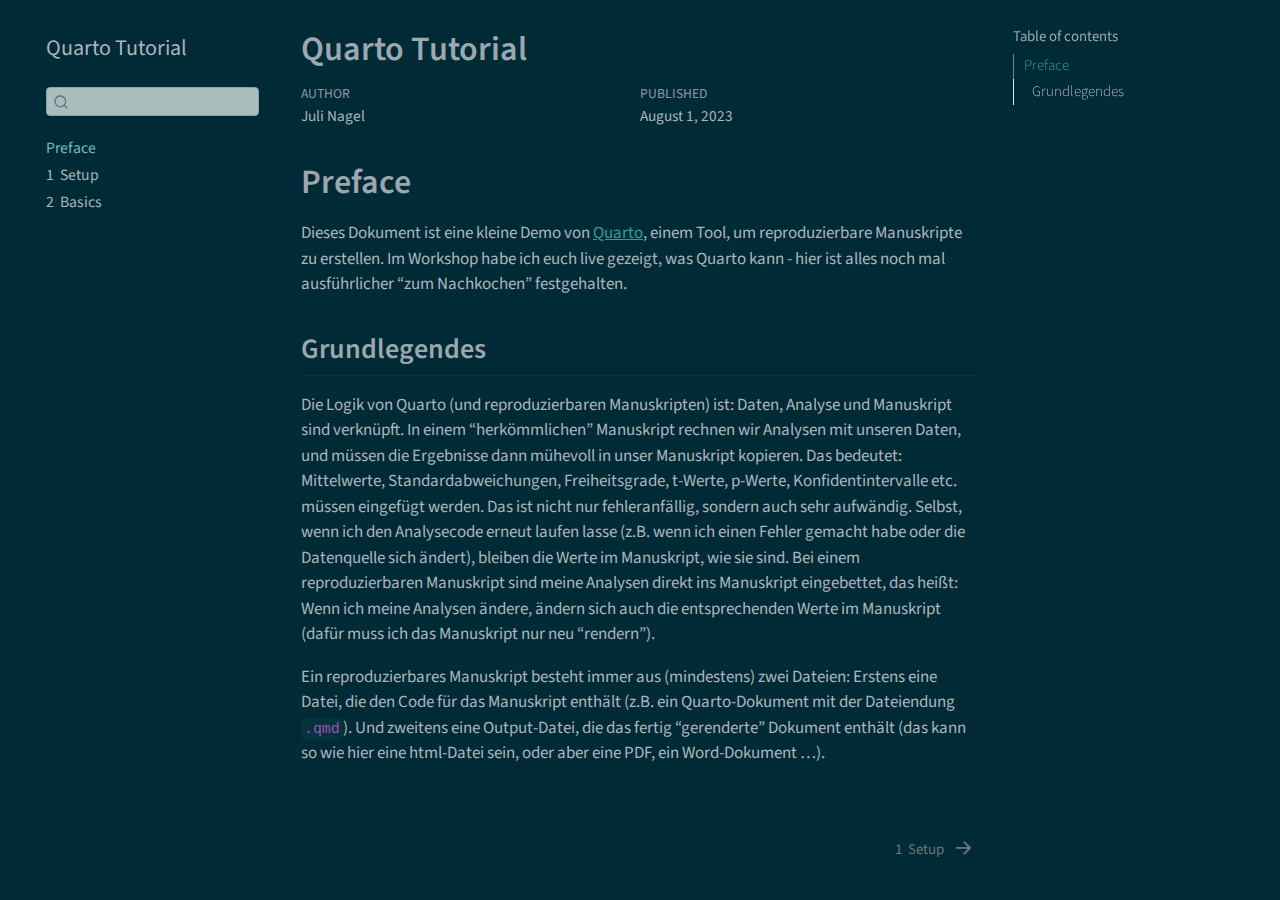
<file: _book/index.html>
<!DOCTYPE html>
<html xmlns="http://www.w3.org/1999/xhtml" lang="en" xml:lang="en"><head>

<meta charset="utf-8">
<meta name="generator" content="quarto-1.3.433">

<meta name="viewport" content="width=device-width, initial-scale=1.0, user-scalable=yes">

<meta name="author" content="Juli Nagel">
<meta name="dcterms.date" content="2023-08-01">

<title>Quarto Tutorial</title>
<style>
code{white-space: pre-wrap;}
span.smallcaps{font-variant: small-caps;}
div.columns{display: flex; gap: min(4vw, 1.5em);}
div.column{flex: auto; overflow-x: auto;}
div.hanging-indent{margin-left: 1.5em; text-indent: -1.5em;}
ul.task-list{list-style: none;}
ul.task-list li input[type="checkbox"] {
  width: 0.8em;
  margin: 0 0.8em 0.2em -1em; /* quarto-specific, see https://github.com/quarto-dev/quarto-cli/issues/4556 */ 
  vertical-align: middle;
}
</style>


<script src="site_libs/quarto-nav/quarto-nav.js"></script>
<script src="site_libs/quarto-nav/headroom.min.js"></script>
<script src="site_libs/clipboard/clipboard.min.js"></script>
<script src="site_libs/quarto-search/autocomplete.umd.js"></script>
<script src="site_libs/quarto-search/fuse.min.js"></script>
<script src="site_libs/quarto-search/quarto-search.js"></script>
<meta name="quarto:offset" content="./">
<link href="./01_quarto_setup.html" rel="next">
<script src="site_libs/quarto-html/quarto.js"></script>
<script src="site_libs/quarto-html/popper.min.js"></script>
<script src="site_libs/quarto-html/tippy.umd.min.js"></script>
<script src="site_libs/quarto-html/anchor.min.js"></script>
<link href="site_libs/quarto-html/tippy.css" rel="stylesheet">
<link href="site_libs/quarto-html/quarto-syntax-highlighting-dark.css" rel="stylesheet" id="quarto-text-highlighting-styles">
<script src="site_libs/bootstrap/bootstrap.min.js"></script>
<link href="site_libs/bootstrap/bootstrap-icons.css" rel="stylesheet">
<link href="site_libs/bootstrap/bootstrap.min.css" rel="stylesheet" id="quarto-bootstrap" data-mode="dark">
<script id="quarto-search-options" type="application/json">{
  "location": "sidebar",
  "copy-button": false,
  "collapse-after": 3,
  "panel-placement": "start",
  "type": "textbox",
  "limit": 20,
  "language": {
    "search-no-results-text": "No results",
    "search-matching-documents-text": "matching documents",
    "search-copy-link-title": "Copy link to search",
    "search-hide-matches-text": "Hide additional matches",
    "search-more-match-text": "more match in this document",
    "search-more-matches-text": "more matches in this document",
    "search-clear-button-title": "Clear",
    "search-detached-cancel-button-title": "Cancel",
    "search-submit-button-title": "Submit",
    "search-label": "Search"
  }
}</script>


</head>

<body class="nav-sidebar floating">

<div id="quarto-search-results"></div>
  <header id="quarto-header" class="headroom fixed-top">
  <nav class="quarto-secondary-nav">
    <div class="container-fluid d-flex">
      <button type="button" class="quarto-btn-toggle btn" data-bs-toggle="collapse" data-bs-target="#quarto-sidebar,#quarto-sidebar-glass" aria-controls="quarto-sidebar" aria-expanded="false" aria-label="Toggle sidebar navigation" onclick="if (window.quartoToggleHeadroom) { window.quartoToggleHeadroom(); }">
        <i class="bi bi-layout-text-sidebar-reverse"></i>
      </button>
      <nav class="quarto-page-breadcrumbs" aria-label="breadcrumb"><ol class="breadcrumb"><li class="breadcrumb-item"><a href="./index.html">Preface</a></li></ol></nav>
      <a class="flex-grow-1" role="button" data-bs-toggle="collapse" data-bs-target="#quarto-sidebar,#quarto-sidebar-glass" aria-controls="quarto-sidebar" aria-expanded="false" aria-label="Toggle sidebar navigation" onclick="if (window.quartoToggleHeadroom) { window.quartoToggleHeadroom(); }">      
      </a>
      <button type="button" class="btn quarto-search-button" aria-label="" onclick="window.quartoOpenSearch();">
        <i class="bi bi-search"></i>
      </button>
    </div>
  </nav>
</header>
<!-- content -->
<div id="quarto-content" class="quarto-container page-columns page-rows-contents page-layout-article">
<!-- sidebar -->
  <nav id="quarto-sidebar" class="sidebar collapse collapse-horizontal sidebar-navigation floating overflow-auto">
    <div class="pt-lg-2 mt-2 text-left sidebar-header">
    <div class="sidebar-title mb-0 py-0">
      <a href="./">Quarto Tutorial</a> 
    </div>
      </div>
        <div class="mt-2 flex-shrink-0 align-items-center">
        <div class="sidebar-search">
        <div id="quarto-search" class="" title="Search"></div>
        </div>
        </div>
    <div class="sidebar-menu-container"> 
    <ul class="list-unstyled mt-1">
        <li class="sidebar-item">
  <div class="sidebar-item-container"> 
  <a href="./index.html" class="sidebar-item-text sidebar-link active">
 <span class="menu-text">Preface</span></a>
  </div>
</li>
        <li class="sidebar-item">
  <div class="sidebar-item-container"> 
  <a href="./01_quarto_setup.html" class="sidebar-item-text sidebar-link">
 <span class="menu-text"><span class="chapter-number">1</span>&nbsp; <span class="chapter-title">Setup</span></span></a>
  </div>
</li>
        <li class="sidebar-item">
  <div class="sidebar-item-container"> 
  <a href="./02_basics.html" class="sidebar-item-text sidebar-link">
 <span class="menu-text"><span class="chapter-number">2</span>&nbsp; <span class="chapter-title">Basics</span></span></a>
  </div>
</li>
    </ul>
    </div>
</nav>
<div id="quarto-sidebar-glass" data-bs-toggle="collapse" data-bs-target="#quarto-sidebar,#quarto-sidebar-glass"></div>
<!-- margin-sidebar -->
    <div id="quarto-margin-sidebar" class="sidebar margin-sidebar">
        <nav id="TOC" role="doc-toc" class="toc-active">
    <h2 id="toc-title">Table of contents</h2>
   
  <ul>
  <li><a href="#preface" id="toc-preface" class="nav-link active" data-scroll-target="#preface">Preface</a>
  <ul class="collapse">
  <li><a href="#grundlegendes" id="toc-grundlegendes" class="nav-link" data-scroll-target="#grundlegendes">Grundlegendes</a></li>
  </ul></li>
  </ul>
</nav>
    </div>
<!-- main -->
<main class="content" id="quarto-document-content">

<header id="title-block-header" class="quarto-title-block default">
<div class="quarto-title">
<h1 class="title">Quarto Tutorial</h1>
</div>



<div class="quarto-title-meta">

    <div>
    <div class="quarto-title-meta-heading">Author</div>
    <div class="quarto-title-meta-contents">
             <p>Juli Nagel </p>
          </div>
  </div>
    
    <div>
    <div class="quarto-title-meta-heading">Published</div>
    <div class="quarto-title-meta-contents">
      <p class="date">August 1, 2023</p>
    </div>
  </div>
  
    
  </div>
  

</header>

<section id="preface" class="level1 unnumbered">
<h1 class="unnumbered">Preface</h1>
<p>Dieses Dokument ist eine kleine Demo von <a href="https://quarto.org/">Quarto</a>, einem Tool, um reproduzierbare Manuskripte zu erstellen. Im Workshop habe ich euch live gezeigt, was Quarto kann - hier ist alles noch mal ausführlicher “zum Nachkochen” festgehalten.</p>
<section id="grundlegendes" class="level2">
<h2 class="anchored" data-anchor-id="grundlegendes">Grundlegendes</h2>
<p>Die Logik von Quarto (und reproduzierbaren Manuskripten) ist: Daten, Analyse und Manuskript sind verknüpft. In einem “herkömmlichen” Manuskript rechnen wir Analysen mit unseren Daten, und müssen die Ergebnisse dann mühevoll in unser Manuskript kopieren. Das bedeutet: Mittelwerte, Standardabweichungen, Freiheitsgrade, t-Werte, p-Werte, Konfidentintervalle etc. müssen eingefügt werden. Das ist nicht nur fehleranfällig, sondern auch sehr aufwändig. Selbst, wenn ich den Analysecode erneut laufen lasse (z.B. wenn ich einen Fehler gemacht habe oder die Datenquelle sich ändert), bleiben die Werte im Manuskript, wie sie sind. Bei einem reproduzierbaren Manuskript sind meine Analysen direkt ins Manuskript eingebettet, das heißt: Wenn ich meine Analysen ändere, ändern sich auch die entsprechenden Werte im Manuskript (dafür muss ich das Manuskript nur neu “rendern”).</p>
<p>Ein reproduzierbares Manuskript besteht immer aus (mindestens) zwei Dateien: Erstens eine Datei, die den Code für das Manuskript enthält (z.B. ein Quarto-Dokument mit der Dateiendung <code>.qmd</code>). Und zweitens eine Output-Datei, die das fertig “gerenderte” Dokument enthält (das kann so wie hier eine html-Datei sein, oder aber eine PDF, ein Word-Dokument …).</p>


</section>
</section>

</main> <!-- /main -->
<script id="quarto-html-after-body" type="application/javascript">
window.document.addEventListener("DOMContentLoaded", function (event) {
  const toggleBodyColorMode = (bsSheetEl) => {
    const mode = bsSheetEl.getAttribute("data-mode");
    const bodyEl = window.document.querySelector("body");
    if (mode === "dark") {
      bodyEl.classList.add("quarto-dark");
      bodyEl.classList.remove("quarto-light");
    } else {
      bodyEl.classList.add("quarto-light");
      bodyEl.classList.remove("quarto-dark");
    }
  }
  const toggleBodyColorPrimary = () => {
    const bsSheetEl = window.document.querySelector("link#quarto-bootstrap");
    if (bsSheetEl) {
      toggleBodyColorMode(bsSheetEl);
    }
  }
  toggleBodyColorPrimary();  
  const icon = "";
  const anchorJS = new window.AnchorJS();
  anchorJS.options = {
    placement: 'right',
    icon: icon
  };
  anchorJS.add('.anchored');
  const isCodeAnnotation = (el) => {
    for (const clz of el.classList) {
      if (clz.startsWith('code-annotation-')) {                     
        return true;
      }
    }
    return false;
  }
  const clipboard = new window.ClipboardJS('.code-copy-button', {
    text: function(trigger) {
      const codeEl = trigger.previousElementSibling.cloneNode(true);
      for (const childEl of codeEl.children) {
        if (isCodeAnnotation(childEl)) {
          childEl.remove();
        }
      }
      return codeEl.innerText;
    }
  });
  clipboard.on('success', function(e) {
    // button target
    const button = e.trigger;
    // don't keep focus
    button.blur();
    // flash "checked"
    button.classList.add('code-copy-button-checked');
    var currentTitle = button.getAttribute("title");
    button.setAttribute("title", "Copied!");
    let tooltip;
    if (window.bootstrap) {
      button.setAttribute("data-bs-toggle", "tooltip");
      button.setAttribute("data-bs-placement", "left");
      button.setAttribute("data-bs-title", "Copied!");
      tooltip = new bootstrap.Tooltip(button, 
        { trigger: "manual", 
          customClass: "code-copy-button-tooltip",
          offset: [0, -8]});
      tooltip.show();    
    }
    setTimeout(function() {
      if (tooltip) {
        tooltip.hide();
        button.removeAttribute("data-bs-title");
        button.removeAttribute("data-bs-toggle");
        button.removeAttribute("data-bs-placement");
      }
      button.setAttribute("title", currentTitle);
      button.classList.remove('code-copy-button-checked');
    }, 1000);
    // clear code selection
    e.clearSelection();
  });
  function tippyHover(el, contentFn) {
    const config = {
      allowHTML: true,
      content: contentFn,
      maxWidth: 500,
      delay: 100,
      arrow: false,
      appendTo: function(el) {
          return el.parentElement;
      },
      interactive: true,
      interactiveBorder: 10,
      theme: 'quarto',
      placement: 'bottom-start'
    };
    window.tippy(el, config); 
  }
  const noterefs = window.document.querySelectorAll('a[role="doc-noteref"]');
  for (var i=0; i<noterefs.length; i++) {
    const ref = noterefs[i];
    tippyHover(ref, function() {
      // use id or data attribute instead here
      let href = ref.getAttribute('data-footnote-href') || ref.getAttribute('href');
      try { href = new URL(href).hash; } catch {}
      const id = href.replace(/^#\/?/, "");
      const note = window.document.getElementById(id);
      return note.innerHTML;
    });
  }
      let selectedAnnoteEl;
      const selectorForAnnotation = ( cell, annotation) => {
        let cellAttr = 'data-code-cell="' + cell + '"';
        let lineAttr = 'data-code-annotation="' +  annotation + '"';
        const selector = 'span[' + cellAttr + '][' + lineAttr + ']';
        return selector;
      }
      const selectCodeLines = (annoteEl) => {
        const doc = window.document;
        const targetCell = annoteEl.getAttribute("data-target-cell");
        const targetAnnotation = annoteEl.getAttribute("data-target-annotation");
        const annoteSpan = window.document.querySelector(selectorForAnnotation(targetCell, targetAnnotation));
        const lines = annoteSpan.getAttribute("data-code-lines").split(",");
        const lineIds = lines.map((line) => {
          return targetCell + "-" + line;
        })
        let top = null;
        let height = null;
        let parent = null;
        if (lineIds.length > 0) {
            //compute the position of the single el (top and bottom and make a div)
            const el = window.document.getElementById(lineIds[0]);
            top = el.offsetTop;
            height = el.offsetHeight;
            parent = el.parentElement.parentElement;
          if (lineIds.length > 1) {
            const lastEl = window.document.getElementById(lineIds[lineIds.length - 1]);
            const bottom = lastEl.offsetTop + lastEl.offsetHeight;
            height = bottom - top;
          }
          if (top !== null && height !== null && parent !== null) {
            // cook up a div (if necessary) and position it 
            let div = window.document.getElementById("code-annotation-line-highlight");
            if (div === null) {
              div = window.document.createElement("div");
              div.setAttribute("id", "code-annotation-line-highlight");
              div.style.position = 'absolute';
              parent.appendChild(div);
            }
            div.style.top = top - 2 + "px";
            div.style.height = height + 4 + "px";
            let gutterDiv = window.document.getElementById("code-annotation-line-highlight-gutter");
            if (gutterDiv === null) {
              gutterDiv = window.document.createElement("div");
              gutterDiv.setAttribute("id", "code-annotation-line-highlight-gutter");
              gutterDiv.style.position = 'absolute';
              const codeCell = window.document.getElementById(targetCell);
              const gutter = codeCell.querySelector('.code-annotation-gutter');
              gutter.appendChild(gutterDiv);
            }
            gutterDiv.style.top = top - 2 + "px";
            gutterDiv.style.height = height + 4 + "px";
          }
          selectedAnnoteEl = annoteEl;
        }
      };
      const unselectCodeLines = () => {
        const elementsIds = ["code-annotation-line-highlight", "code-annotation-line-highlight-gutter"];
        elementsIds.forEach((elId) => {
          const div = window.document.getElementById(elId);
          if (div) {
            div.remove();
          }
        });
        selectedAnnoteEl = undefined;
      };
      // Attach click handler to the DT
      const annoteDls = window.document.querySelectorAll('dt[data-target-cell]');
      for (const annoteDlNode of annoteDls) {
        annoteDlNode.addEventListener('click', (event) => {
          const clickedEl = event.target;
          if (clickedEl !== selectedAnnoteEl) {
            unselectCodeLines();
            const activeEl = window.document.querySelector('dt[data-target-cell].code-annotation-active');
            if (activeEl) {
              activeEl.classList.remove('code-annotation-active');
            }
            selectCodeLines(clickedEl);
            clickedEl.classList.add('code-annotation-active');
          } else {
            // Unselect the line
            unselectCodeLines();
            clickedEl.classList.remove('code-annotation-active');
          }
        });
      }
  const findCites = (el) => {
    const parentEl = el.parentElement;
    if (parentEl) {
      const cites = parentEl.dataset.cites;
      if (cites) {
        return {
          el,
          cites: cites.split(' ')
        };
      } else {
        return findCites(el.parentElement)
      }
    } else {
      return undefined;
    }
  };
  var bibliorefs = window.document.querySelectorAll('a[role="doc-biblioref"]');
  for (var i=0; i<bibliorefs.length; i++) {
    const ref = bibliorefs[i];
    const citeInfo = findCites(ref);
    if (citeInfo) {
      tippyHover(citeInfo.el, function() {
        var popup = window.document.createElement('div');
        citeInfo.cites.forEach(function(cite) {
          var citeDiv = window.document.createElement('div');
          citeDiv.classList.add('hanging-indent');
          citeDiv.classList.add('csl-entry');
          var biblioDiv = window.document.getElementById('ref-' + cite);
          if (biblioDiv) {
            citeDiv.innerHTML = biblioDiv.innerHTML;
          }
          popup.appendChild(citeDiv);
        });
        return popup.innerHTML;
      });
    }
  }
});
</script>
<nav class="page-navigation">
  <div class="nav-page nav-page-previous">
  </div>
  <div class="nav-page nav-page-next">
      <a href="./01_quarto_setup.html" class="pagination-link">
        <span class="nav-page-text"><span class="chapter-number">1</span>&nbsp; <span class="chapter-title">Setup</span></span> <i class="bi bi-arrow-right-short"></i>
      </a>
  </div>
</nav>
</div> <!-- /content -->



</body></html>
</file>
<file: _book/site_libs/quarto-html/tippy.css>
.tippy-box[data-animation=fade][data-state=hidden]{opacity:0}[data-tippy-root]{max-width:calc(100vw - 10px)}.tippy-box{position:relative;background-color:#333;color:#fff;border-radius:4px;font-size:14px;line-height:1.4;white-space:normal;outline:0;transition-property:transform,visibility,opacity}.tippy-box[data-placement^=top]>.tippy-arrow{bottom:0}.tippy-box[data-placement^=top]>.tippy-arrow:before{bottom:-7px;left:0;border-width:8px 8px 0;border-top-color:initial;transform-origin:center top}.tippy-box[data-placement^=bottom]>.tippy-arrow{top:0}.tippy-box[data-placement^=bottom]>.tippy-arrow:before{top:-7px;left:0;border-width:0 8px 8px;border-bottom-color:initial;transform-origin:center bottom}.tippy-box[data-placement^=left]>.tippy-arrow{right:0}.tippy-box[data-placement^=left]>.tippy-arrow:before{border-width:8px 0 8px 8px;border-left-color:initial;right:-7px;transform-origin:center left}.tippy-box[data-placement^=right]>.tippy-arrow{left:0}.tippy-box[data-placement^=right]>.tippy-arrow:before{left:-7px;border-width:8px 8px 8px 0;border-right-color:initial;transform-origin:center right}.tippy-box[data-inertia][data-state=visible]{transition-timing-function:cubic-bezier(.54,1.5,.38,1.11)}.tippy-arrow{width:16px;height:16px;color:#333}.tippy-arrow:before{content:"";position:absolute;border-color:transparent;border-style:solid}.tippy-content{position:relative;padding:5px 9px;z-index:1}
</file>
<file: _book/site_libs/quarto-html/quarto-syntax-highlighting-dark.css>
/* quarto syntax highlight colors */
:root {
  --quarto-hl-al-color: #f07178;
  --quarto-hl-an-color: #d4d0ab;
  --quarto-hl-at-color: #00e0e0;
  --quarto-hl-bn-color: #d4d0ab;
  --quarto-hl-bu-color: #abe338;
  --quarto-hl-ch-color: #abe338;
  --quarto-hl-co-color: #f8f8f2;
  --quarto-hl-cv-color: #ffd700;
  --quarto-hl-cn-color: #ffd700;
  --quarto-hl-cf-color: #ffa07a;
  --quarto-hl-dt-color: #ffa07a;
  --quarto-hl-dv-color: #d4d0ab;
  --quarto-hl-do-color: #f8f8f2;
  --quarto-hl-er-color: #f07178;
  --quarto-hl-ex-color: #00e0e0;
  --quarto-hl-fl-color: #d4d0ab;
  --quarto-hl-fu-color: #ffa07a;
  --quarto-hl-im-color: #abe338;
  --quarto-hl-in-color: #d4d0ab;
  --quarto-hl-kw-color: #ffa07a;
  --quarto-hl-op-color: #ffa07a;
  --quarto-hl-ot-color: #00e0e0;
  --quarto-hl-pp-color: #dcc6e0;
  --quarto-hl-re-color: #00e0e0;
  --quarto-hl-sc-color: #abe338;
  --quarto-hl-ss-color: #abe338;
  --quarto-hl-st-color: #abe338;
  --quarto-hl-va-color: #00e0e0;
  --quarto-hl-vs-color: #abe338;
  --quarto-hl-wa-color: #dcc6e0;
}

/* other quarto variables */
:root {
  --quarto-font-monospace: SFMono-Regular, Menlo, Monaco, Consolas, "Liberation Mono", "Courier New", monospace;
}

code span.al {
  background-color: #2a0f15;
  font-weight: bold;
  color: #f07178;
}

code span.an {
  color: #d4d0ab;
}

code span.at {
  color: #00e0e0;
}

code span.bn {
  color: #d4d0ab;
}

code span.bu {
  color: #abe338;
}

code span.ch {
  color: #abe338;
}

code span.co {
  font-style: italic;
  color: #f8f8f2;
}

code span.cv {
  color: #ffd700;
}

code span.cn {
  color: #ffd700;
}

code span.cf {
  font-weight: bold;
  color: #ffa07a;
}

code span.dt {
  color: #ffa07a;
}

code span.dv {
  color: #d4d0ab;
}

code span.do {
  color: #f8f8f2;
}

code span.er {
  color: #f07178;
  text-decoration: underline;
}

code span.ex {
  font-weight: bold;
  color: #00e0e0;
}

code span.fl {
  color: #d4d0ab;
}

code span.fu {
  color: #ffa07a;
}

code span.im {
  color: #abe338;
}

code span.in {
  color: #d4d0ab;
}

code span.kw {
  font-weight: bold;
  color: #ffa07a;
}

pre > code.sourceCode > span {
  color: #f8f8f2;
}

code span {
  color: #f8f8f2;
}

code.sourceCode > span {
  color: #f8f8f2;
}

div.sourceCode,
div.sourceCode pre.sourceCode {
  color: #f8f8f2;
}

code span.op {
  color: #ffa07a;
}

code span.ot {
  color: #00e0e0;
}

code span.pp {
  color: #dcc6e0;
}

code span.re {
  background-color: #f8f8f2;
  color: #00e0e0;
}

code span.sc {
  color: #abe338;
}

code span.ss {
  color: #abe338;
}

code span.st {
  color: #abe338;
}

code span.va {
  color: #00e0e0;
}

code span.vs {
  color: #abe338;
}

code span.wa {
  color: #dcc6e0;
}

.prevent-inlining {
  content: "</";
}

/*# sourceMappingURL=935a306eefa94366c21e1a970dddb765.css.map */
</file>
